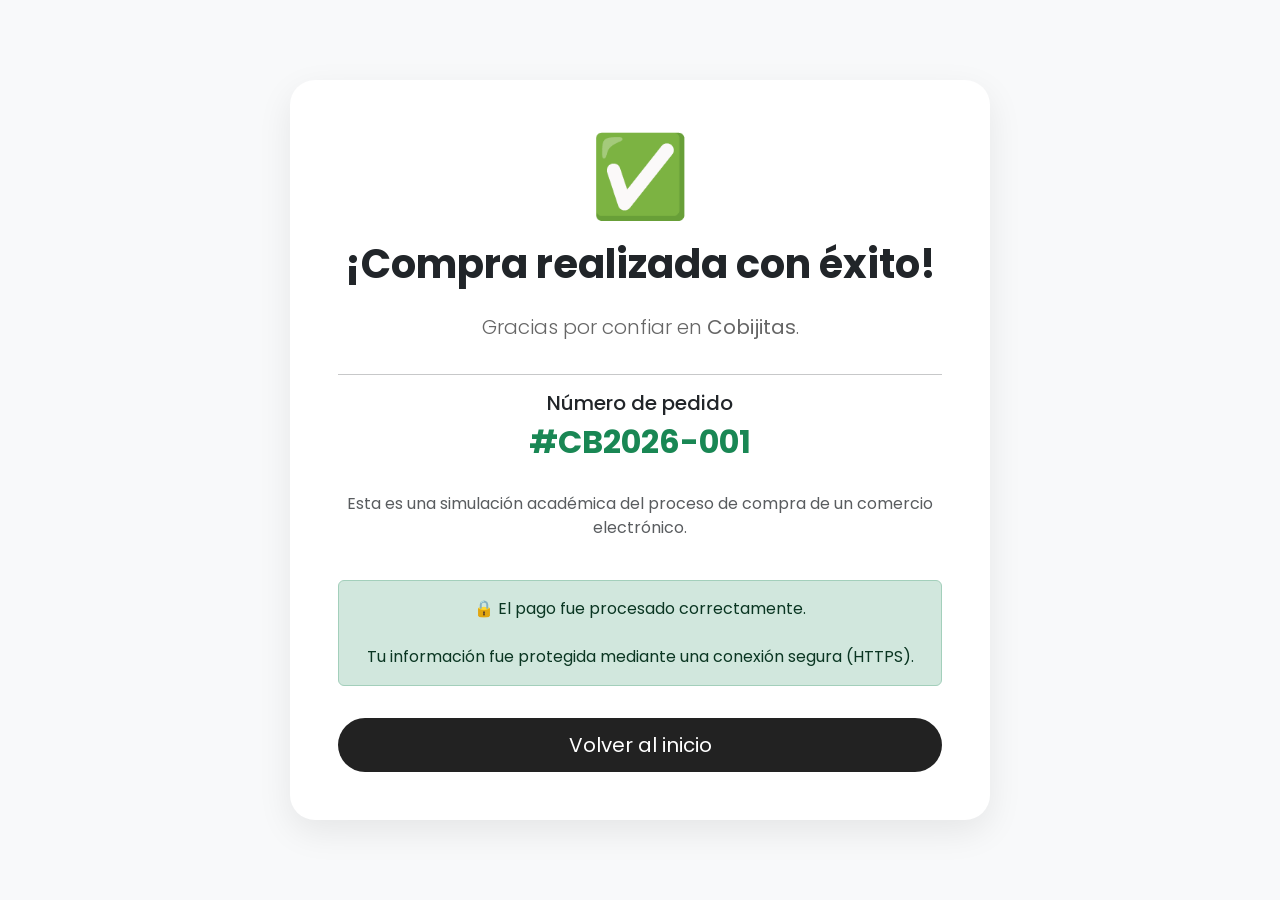
<file: confirmacion.html>
<!DOCTYPE html>
<html lang="es">

<head>

    <meta charset="UTF-8">
    <meta name="viewport" content="width=device-width, initial-scale=1.0">

    <title>Compra confirmada | Cobijitas</title>

    <link href="https://cdn.jsdelivr.net/npm/bootstrap@5.3.7/dist/css/bootstrap.min.css" rel="stylesheet">
    <link rel="stylesheet" href="css/style.css">

</head>

<body class="bg-light">

<div class="container vh-100 d-flex justify-content-center align-items-center">

    <div class="card border-0 shadow-lg p-5 text-center" style="max-width:700px;border-radius:25px;">

        <div class="display-1 text-success mb-3">
            <i class="bi bi-check-circle-fill"></i>
            ✅
        </div>

        <h1 class="fw-bold">
            ¡Compra realizada con éxito!
        </h1>

        <p class="lead mt-3">
            Gracias por confiar en <strong>Cobijitas</strong>.
        </p>

        <hr>

        <h5>Número de pedido</h5>

        <h2 class="fw-bold text-success">
            #CB2026-001
        </h2>

        <p class="text-muted mt-3">
            Esta es una simulación académica del proceso de compra de un comercio electrónico.
        </p>

        <div class="alert alert-success mt-4">

            🔒 El pago fue procesado correctamente.

            <br><br>

            Tu información fue protegida mediante una conexión segura (HTTPS).

        </div>

        <a href="index.html" class="btn btn-dark btn-lg rounded-pill mt-3">

            Volver al inicio

        </a>

    </div>

</div>

</body>

</html>
</file>
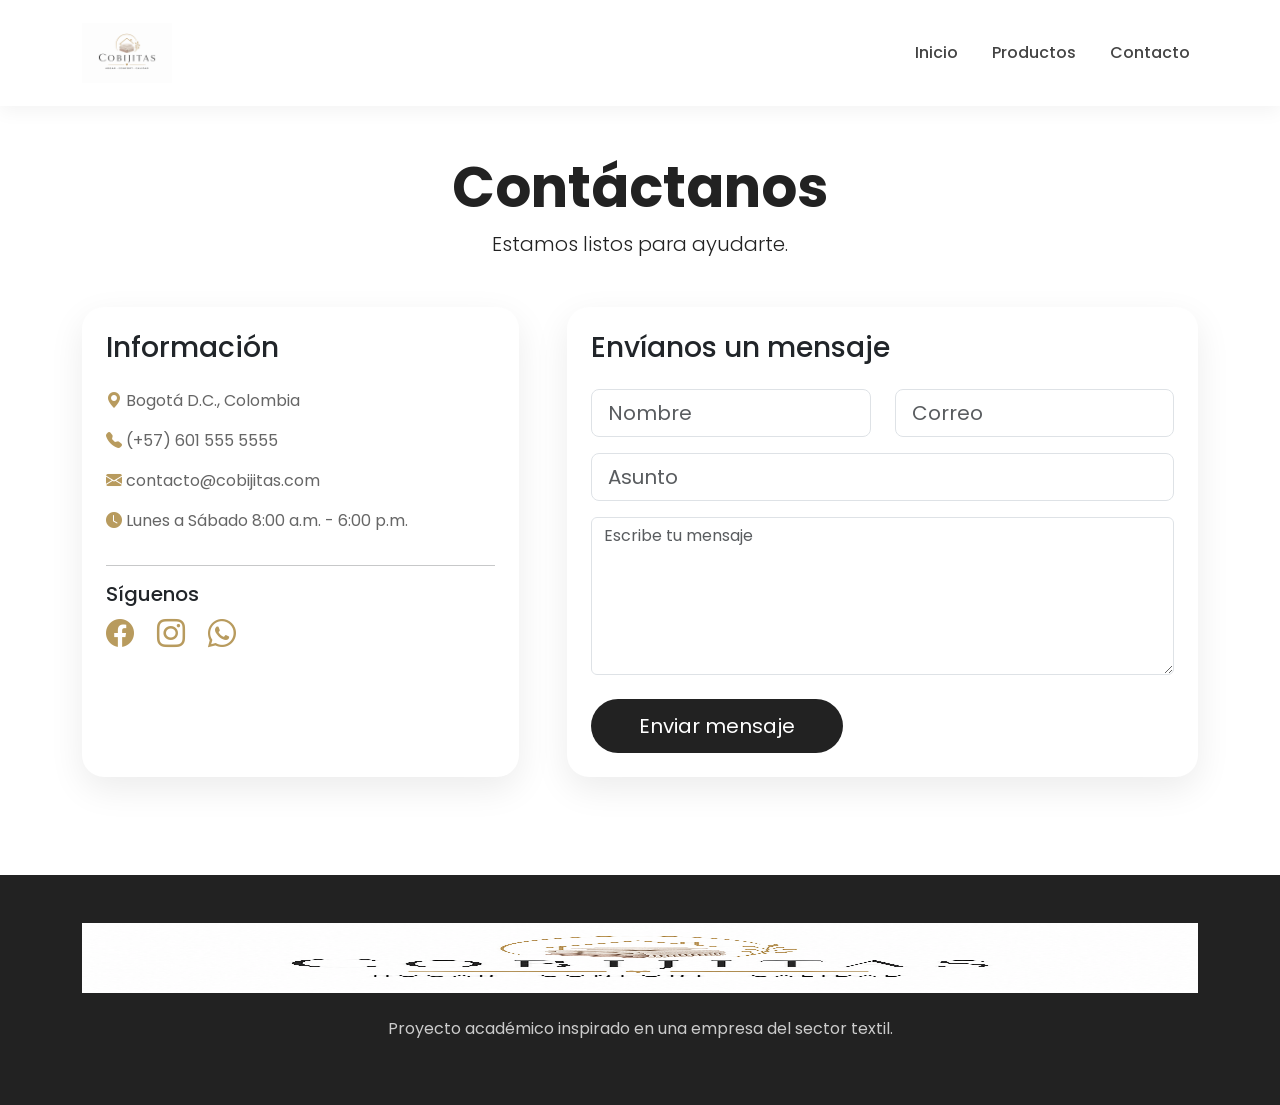
<file: contacto.html>
<!DOCTYPE html>
<html lang="es">

<head>

<meta charset="UTF-8">
<meta name="viewport" content="width=device-width, initial-scale=1">

<title>Contacto | Cobijitas</title>

<link href="https://cdn.jsdelivr.net/npm/bootstrap@5.3.7/dist/css/bootstrap.min.css" rel="stylesheet">

<link href="https://cdn.jsdelivr.net/npm/bootstrap-icons@1.13.1/font/bootstrap-icons.css" rel="stylesheet">

<link rel="stylesheet" href="css/style.css">

</head>

<body>

<!-- NAVBAR -->

<nav class="navbar navbar-expand-lg bg-white shadow-sm sticky-top">

<div class="container">

<a class="navbar-brand" href="index.html">

<img src="img/logo.png" class="logo">

</a>

<button class="navbar-toggler" data-bs-toggle="collapse" data-bs-target="#menu">

<span class="navbar-toggler-icon"></span>

</button>

<div class="collapse navbar-collapse" id="menu">

<ul class="navbar-nav ms-auto">

<li class="nav-item">

<a class="nav-link" href="index.html">Inicio</a>

</li>

<li class="nav-item">

<a class="nav-link" href="productos.html">Productos</a>

</li>

<li class="nav-item">

<a class="nav-link active" href="contacto.html">Contacto</a>

</li>

</ul>

</div>

</div>

</nav>


<section class="container py-5">

<div class="text-center mb-5">

<h1 class="display-4 fw-bold">

Contáctanos

</h1>

<p class="lead">

Estamos listos para ayudarte.

</p>

</div>

<div class="row g-5">

<div class="col-lg-5">

<div class="card shadow-lg border-0 p-4 h-100">

<h3 class="mb-4">

Información

</h3>

<p>

<i class="bi bi-geo-alt-fill"></i>

Bogotá D.C., Colombia

</p>

<p>

<i class="bi bi-telephone-fill"></i>

(+57) 601 555 5555

</p>

<p>

<i class="bi bi-envelope-fill"></i>

contacto@cobijitas.com

</p>

<p>

<i class="bi bi-clock-fill"></i>

Lunes a Sábado

8:00 a.m. - 6:00 p.m.

</p>

<hr>

<h5>

Síguenos

</h5>

<div class="fs-3">

<i class="bi bi-facebook me-3"></i>

<i class="bi bi-instagram me-3"></i>

<i class="bi bi-whatsapp"></i>

</div>

</div>

</div>


<div class="col-lg-7">

<div class="card border-0 shadow-lg p-4">

<h3 class="mb-4">

Envíanos un mensaje

</h3>

<form>

<div class="row">

<div class="col-md-6 mb-3">

<input
type="text"
class="form-control form-control-lg"
placeholder="Nombre">

</div>

<div class="col-md-6 mb-3">

<input
type="email"
class="form-control form-control-lg"
placeholder="Correo">

</div>

</div>

<div class="mb-3">

<input
type="text"
class="form-control form-control-lg"
placeholder="Asunto">

</div>

<div class="mb-4">

<textarea
class="form-control"
rows="6"
placeholder="Escribe tu mensaje"></textarea>

</div>

<button
class="btn btn-dark btn-lg rounded-pill px-5">

Enviar mensaje

</button>

</form>

</div>

</div>

</div>

</section>


<footer class="bg-dark text-white py-5">

<div class="container text-center">

<img src="img/logo.png" style="height:70px;">

<p class="mt-4">

Proyecto académico inspirado en una empresa del sector textil.

</p>

</div>

</footer>

<script src="https://cdn.jsdelivr.net/npm/bootstrap@5.3.7/dist/js/bootstrap.bundle.min.js"></script>

</body>

</html>
</file>
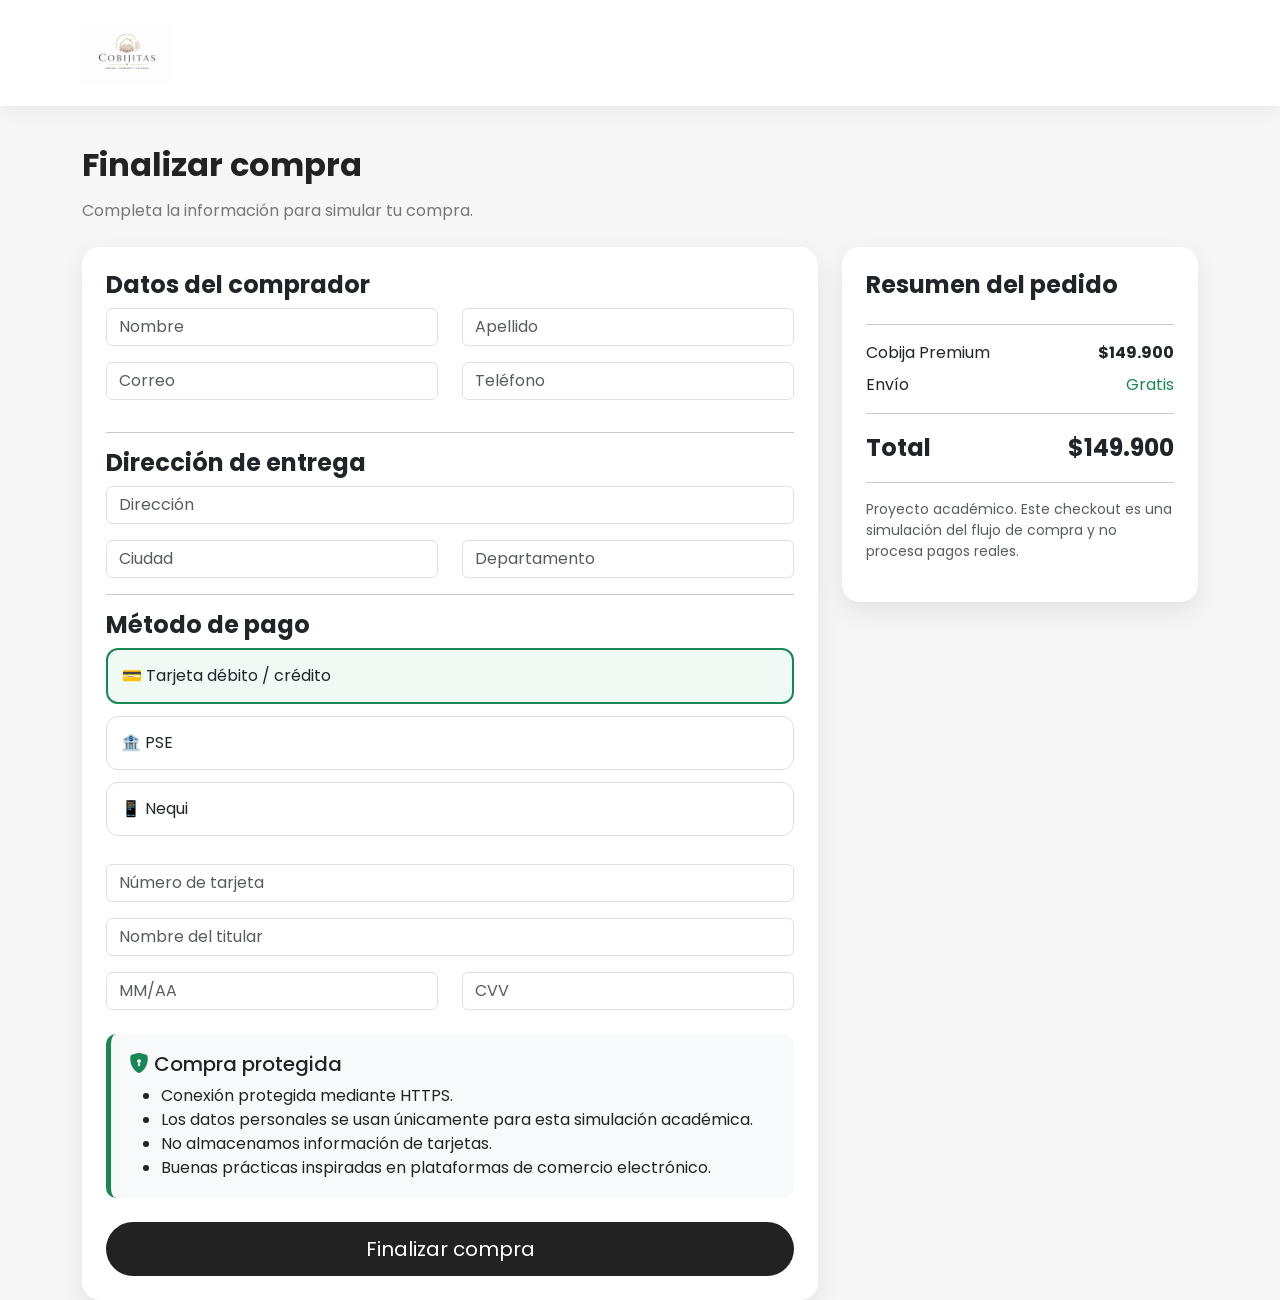
<file: pago.html>
<!DOCTYPE html>
<html lang="es">
<head>
<meta charset="UTF-8">
<meta name="viewport" content="width=device-width, initial-scale=1.0">
<title>Pago | Cobijitas</title>

<link href="https://cdn.jsdelivr.net/npm/bootstrap@5.3.7/dist/css/bootstrap.min.css" rel="stylesheet">
<link href="https://cdn.jsdelivr.net/npm/bootstrap-icons@1.13.1/font/bootstrap-icons.css" rel="stylesheet">
<link rel="stylesheet" href="css/style.css">

<style>
body{background:#f6f6f6}
.checkout{margin-top:40px}
.card-custom{border:none;border-radius:18px;box-shadow:0 10px 25px rgba(0,0,0,.08)}
.payment{border:1px solid #ddd;border-radius:12px;padding:14px;margin-bottom:12px;cursor:pointer}
.payment.active{border:2px solid #198754;background:#eefaf3}
.security{background:#f8f9fa;border-left:5px solid #198754;padding:18px;border-radius:10px}
</style>
</head>

<body>

<nav class="navbar navbar-expand-lg bg-white shadow-sm">
<div class="container">
<a class="navbar-brand" href="index.html">
<img src="img/logo.png" class="logo" alt="Cobijitas">
</a>
</div>
</nav>

<div class="container checkout">

<div class="mb-4">
<h2 class="fw-bold">Finalizar compra</h2>
<p class="text-secondary">Completa la información para simular tu compra.</p>
</div>

<div class="row g-4">

<div class="col-lg-8">

<div class="card card-custom p-4">

<h4>Datos del comprador</h4>

<div class="row">
<div class="col-md-6 mb-3"><input class="form-control" placeholder="Nombre"></div>
<div class="col-md-6 mb-3"><input class="form-control" placeholder="Apellido"></div>
<div class="col-md-6 mb-3"><input class="form-control" placeholder="Correo"></div>
<div class="col-md-6 mb-3"><input class="form-control" placeholder="Teléfono"></div>
</div>

<hr>

<h4>Dirección de entrega</h4>

<input class="form-control mb-3" placeholder="Dirección">
<div class="row">
<div class="col-md-6"><input class="form-control" placeholder="Ciudad"></div>
<div class="col-md-6"><input class="form-control" placeholder="Departamento"></div>
</div>

<hr>

<h4>Método de pago</h4>

<div class="payment active">💳 Tarjeta débito / crédito</div>
<div class="payment">🏦 PSE</div>
<div class="payment">📱 Nequi</div>

<input class="form-control mt-3 mb-3" placeholder="Número de tarjeta">
<input class="form-control mb-3" placeholder="Nombre del titular">

<div class="row">
<div class="col-6"><input class="form-control" placeholder="MM/AA"></div>
<div class="col-6"><input class="form-control" placeholder="CVV"></div>
</div>

<div class="security mt-4">
<h5><i class="bi bi-shield-lock-fill text-success"></i> Compra protegida</h5>
<ul class="mb-0">
<li>Conexión protegida mediante HTTPS.</li>
<li>Los datos personales se usan únicamente para esta simulación académica.</li>
<li>No almacenamos información de tarjetas.</li>
<li>Buenas prácticas inspiradas en plataformas de comercio electrónico.</li>
</ul>
</div>

<a href="confirmacion.html" class="btn btn-dark btn-lg w-100 rounded-pill mt-4">
Finalizar compra
</a>

</div>

</div>

<div class="col-lg-4">

<div class="card card-custom p-4">

<h4>Resumen del pedido</h4>
<hr>

<div class="d-flex justify-content-between">
<span>Cobija Premium</span>
<strong>$149.900</strong>
</div>

<div class="d-flex justify-content-between mt-2">
<span>Envío</span>
<span class="text-success">Gratis</span>
</div>

<hr>

<div class="d-flex justify-content-between fs-4 fw-bold">
<span>Total</span>
<span>$149.900</span>
</div>

<hr>

<p class="small text-muted">
Proyecto académico. Este checkout es una simulación del flujo de compra y no procesa pagos reales.
</p>

</div>

</div>

</div>

</div>

<script src="https://cdn.jsdelivr.net/npm/bootstrap@5.3.7/dist/js/bootstrap.bundle.min.js"></script>

</body>
</html>
</file>
<file: css/style.css>
/*==================================================
                GOOGLE FONT
==================================================*/

@import url('https://fonts.googleapis.com/css2?family=Poppins:wght@300;400;500;600;700;800&display=swap');

/*==================================================
                VARIABLES
==================================================*/

:root{

    --color-principal:#222222;
    --color-secundario:#b89b5e;
    --color-claro:#fafafa;
    --color-texto:#555555;
    --sombra:0 12px 35px rgba(0,0,0,.08);

}

/*==================================================
                GENERAL
==================================================*/

*{

    margin:0;
    padding:0;
    box-sizing:border-box;

}

html{

    scroll-behavior:smooth;

}

body{

    font-family:'Poppins',sans-serif;
    color:var(--color-principal);
    background:#fff;

}

section{

    padding:90px 0;

}

img{

    width:100%;

}

/*==================================================
                NAVBAR
==================================================*/

.navbar{

    padding:18px 0;
    background:#fff!important;
    transition:.3s;

}

.logo{

    height:60px;
    width:auto;
    transition:.3s;

}

.logo:hover{

    transform:scale(1.05);

}

.nav-link{

    font-weight:500;
    margin-left:18px;
    color:#444!important;
    transition:.3s;

}

.nav-link:hover{

    color:var(--color-secundario)!important;

}

.btn-dark{

    background:var(--color-principal);
    border:none;
    border-radius:50px;
    padding:12px 30px;
    transition:.3s;

}

.btn-dark:hover{

    background:var(--color-secundario);
    transform:translateY(-3px);

}

/*==================================================
                HERO
==================================================*/

header{

    padding:100px 0;

}

header h1{

    font-size:3.7rem;
    line-height:1.2;

}

header p{

    color:var(--color-texto);
    font-size:1.1rem;

}

.hero-img{

    border-radius:30px;
    box-shadow:var(--sombra);

}

/*==================================================
                CATEGORIAS
==================================================*/

.categoria{

    background:#fff;
    transition:.35s;
    border:1px solid #eee;

}

.categoria:hover{

    transform:translateY(-10px);
    box-shadow:var(--sombra);

}

.categoria i{

    color:var(--color-secundario);

}

/*==================================================
                TITULOS
==================================================*/

h2{

    font-weight:700;
    margin-bottom:15px;

}

.text-secondary{

    color:#777!important;

}

/*==================================================
                CARDS
==================================================*/

.card{

    border:none;
    border-radius:22px;
    overflow:hidden;
    transition:.35s;

}

.card:hover{

    transform:translateY(-10px);
    box-shadow:0 18px 45px rgba(0,0,0,.15)!important;

}

.card img{

    height:320px;
    object-fit:cover;

}

.card-body{

    padding:30px;

}

.card h4{

    font-weight:700;

}

.card p{

    color:#666;

}

/*==================================================
                BANNER
==================================================*/

.bg-dark{

    background:#222!important;

}

.bg-dark h2{

    font-size:2.2rem;

}

/*==================================================
                BENEFICIOS
==================================================*/

.bi{

    color:var(--color-secundario);

}

.bi.display-4{

    font-size:3.3rem!important;

}

/*==================================================
                FOOTER
==================================================*/

footer{

    margin-top:50px;

}

footer p{

    color:#ccc;

}

/*==================================================
                EFECTOS
==================================================*/

.shadow-sm{

    box-shadow:0 5px 18px rgba(0,0,0,.05)!important;

}

.shadow-lg{

    box-shadow:var(--sombra)!important;

}

/*==================================================
                RESPONSIVE
==================================================*/

@media(max-width:992px){

header{

text-align:center;

padding-top:60px;

}

header h1{

font-size:2.6rem;

}

.hero-img{

margin-top:40px;

}

.logo{

height:50px;

}

}

@media(max-width:576px){

header h1{

font-size:2.1rem;

}

section{

padding:60px 0;

}

.card img{

height:250px;

}

}
</file>
